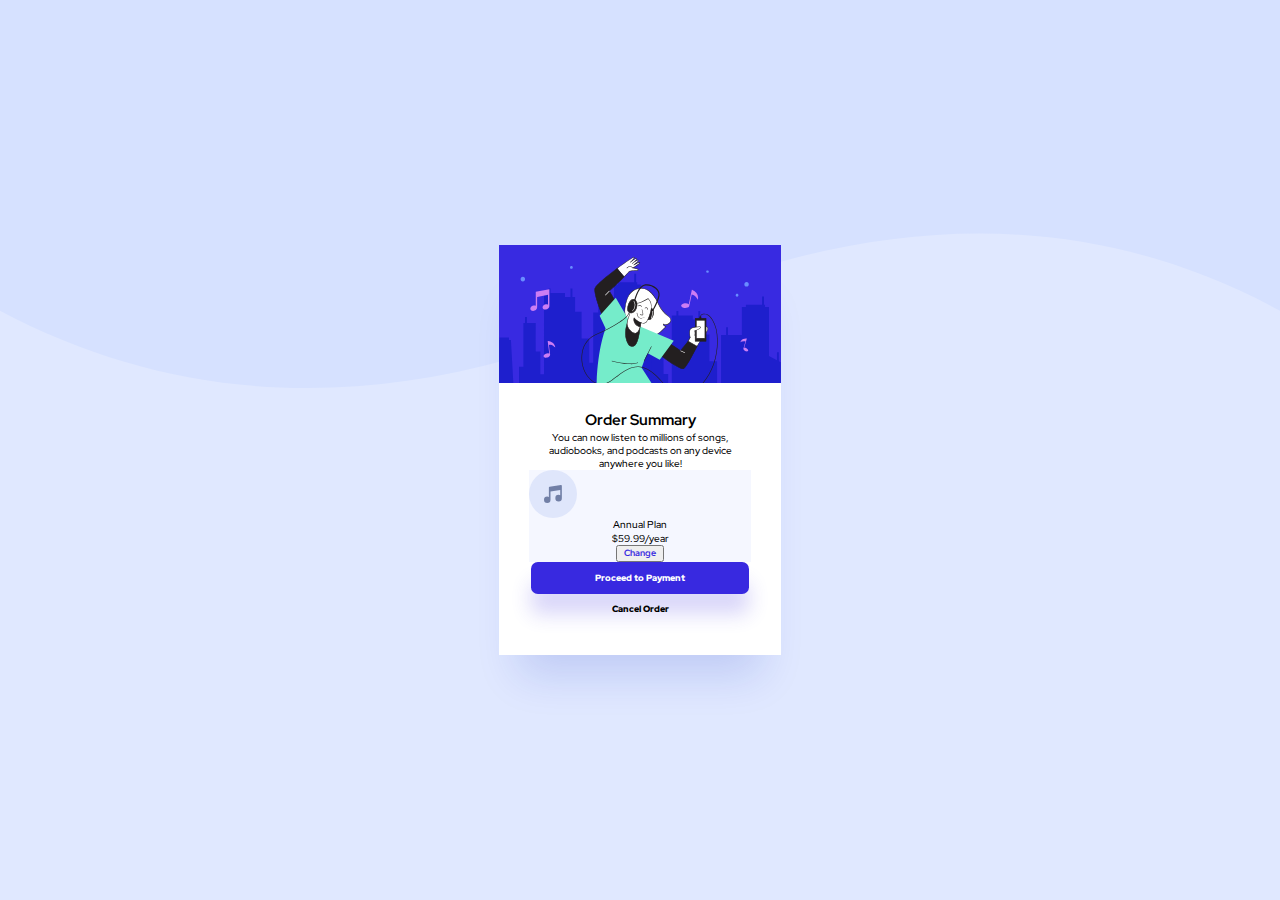
<file: Order summary component/index.html>
<!DOCTYPE html>
<html lang="en">
  <head>
    <title>Frontend Mentor | Order summary card</title>
    <meta charset="UTF-8" />
    <meta name="viewport" content="width=device-width, initial-scale=1.0" />
    <link
      rel="icon"
      type="image/png"
      sizes="32x32"
      href="./images/favicon-32x32.png"
    />
    <link rel="preconnect" href="https://fonts.googleapis.com" />
    <link rel="preconnect" href="https://fonts.gstatic.com" crossorigin />
    <link
      rel="stylesheet"
      href="https://fonts.googleapis.com/css2?family=Red+Hat+Display:wght@500;700;900&display=swap"
    />
    <link rel="stylesheet" href="css/reset.css" />
    <link rel="stylesheet" href="css/style.css" />
  </head>

  <body>
    <div class="[ card ] [ bg-neutral-100 text-align-center br-2 ]">
      <img src="images/illustration-hero.svg" alt="" class="card__image" />
      <div class="[ card__content ] [ grid-flow ] [ padding-48 ]">
        <h2>Order Summary</h2>
        <p>
          You can now listen to millions of songs, audiobooks, and podcasts on
          any device anywhere you like!
        </p>
        <div class="[ flex-row ] [ bg-neutral-200 text-align-left br-1 padding-24 ]">
          <div>
            <img src="images/icon-music.svg" alt="" />
          </div>
          <div>
            <p class="text-neutral-800 fw-extra-bold">Annual Plan</p>
            <p>$59.99/year</p>
          </div>
          <button class="link push-right">Change</button>
        </div>
        <!-- end -->

        <button class="button" data-type="primary">Proceed to Payment</button>
        <button class="button" data-type="naked">Cancel Order</button>
      </div>
      <!-- end card__content -->
    </div>
    <!-- end card-->
  </body>
</html>
</file>
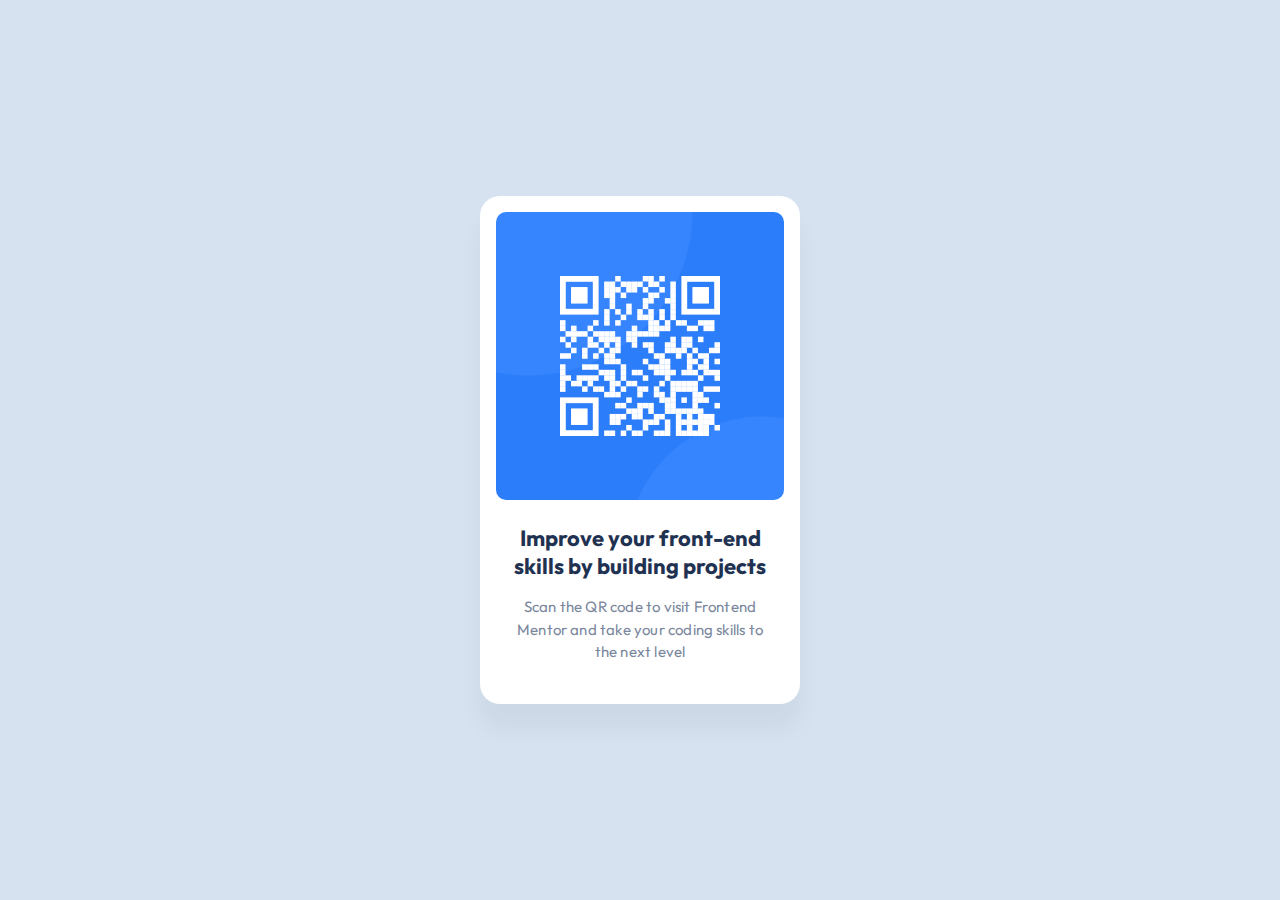
<file: QR code component/index.html>
<!DOCTYPE html>
<html lang="en">
  <head>
    <meta charset="UTF-8" />
    <meta name="viewport" content="width=device-width, initial-scale=1.0" />
    <title>Frontend Mentor | QR code component</title>
    <link
      rel="icon"
      type="image/png"
      sizes="32x32"
      href="./images/favicon-32x32.png"
    />
    <link rel="preconnect" href="https://fonts.googleapis.com" />
    <link rel="preconnect" href="https://fonts.gstatic.com" crossorigin />
    <link
      href="https://fonts.googleapis.com/css2?family=Outfit:wght@400;700&display=swap"
      rel="stylesheet"
    />
    <link rel="stylesheet" href="./css/style.css" />
    <link rel="stylesheet" href="./css/reset.css" />
  </head>
  <body>
    <main
      class="[ flow ] [ card ] [ padding-16 br-20 bg-neutral-100 box-shadow text-align-center ]"
    >
      <img
        src="./images/image-qr-code.png"
        alt="QR code to frontendmentor.io"
        class="qr--wh br-10"
      />
      <h1 class="flow-exception">
        Improve your front-end skills by building projects
      </h1>
      <p class="padding-lr-16 margin-btm-24">
        Scan the QR code to visit Frontend Mentor and take your coding skills to
        the next level
      </p>
    </main>
  </body>
</html>
</file>
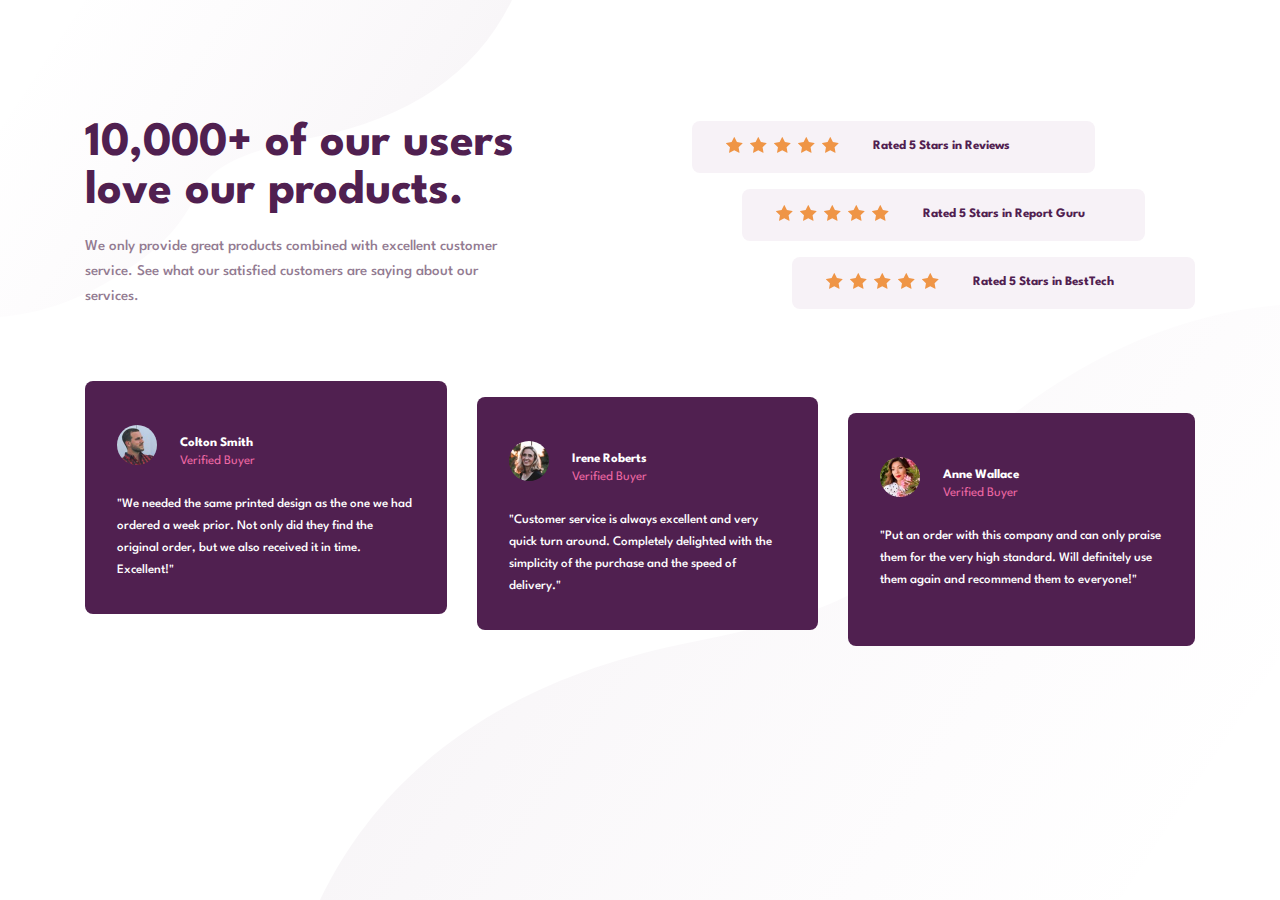
<file: Social proof section/index.html>
<!DOCTYPE html>
<html lang="en">
  <head>
    <title>Frontend Mentor | Social proof section</title>
    <meta charset="UTF-8" />
    <meta name="viewport" content="width=device-width, initial-scale=1.0" />
    <link
      rel="icon"
      type="image/png"
      sizes="32x32"
      href="images/favicon-32x32.png"
    />
    <link rel="stylesheet" href="css/reset.css" />
    <link rel="preconnect" href="https://fonts.googleapis.com" />
    <link rel="preconnect" href="https://fonts.gstatic.com" crossorigin />
    <link
      href="https://fonts.googleapis.com/css2?family=Spartan:wght@400;500;700&display=swap"
      rel="stylesheet"
    />
    <link rel="stylesheet" href="css/style.css" />
  </head>

  <body>
    <main>
      <section>
        <div class="container">
          <div class="wrapper">
            <div class="content">
              <h1>10,000+ of our users love our products.</h1>
  
              <p>
                We only provide great products combined with excellent customer
                service. See what our satisfied customers are saying about our
                services.
              </p>
            </div>
  
            <ul class="ratings">
              <li>
                <div class="stars">
                  <img src="images/icon-star.svg" alt="" />
                  <img src="images/icon-star.svg" alt="" />
                  <img src="images/icon-star.svg" alt="" />
                  <img src="images/icon-star.svg" alt="" />
                  <img src="images/icon-star.svg" alt="" />
                </div>
                <span> Rated 5 Stars in Reviews </span>
              </li>
  
              <li>
                <div class="stars">
                  <img src="images/icon-star.svg" alt="" />
                  <img src="images/icon-star.svg" alt="" />
                  <img src="images/icon-star.svg" alt="" />
                  <img src="images/icon-star.svg" alt="" />
                  <img src="images/icon-star.svg" alt="" />
                </div>
                <span> Rated 5 Stars in Report Guru </span>
              </li>
  
              <li>
                <div class="stars">
                  <img src="images/icon-star.svg" alt="" />
                  <img src="images/icon-star.svg" alt="" />
                  <img src="images/icon-star.svg" alt="" />
                  <img src="images/icon-star.svg" alt="" />
                  <img src="images/icon-star.svg" alt="" />
                </div>
                <span> Rated 5 Stars in BestTech </span>
              </li>
            </ul>
          </div>
  
          <ul class="reviews">
            <li>
              <blockquote>
                <div class="reviewer-meta">
                  <img src="images/image-colton.jpg" alt="" />
                  <div class="reviewer-name">
                    <h2>Colton Smith</h2>
                    <span> Verified Buyer </span>
                  </div>
                </div>
                <p>
                  "We needed the same printed design as the one we had ordered a
                  week prior. Not only did they find the original order, but we
                  also received it in time. Excellent!"
                </p>
              </blockquote>
            </li>
  
            <li>
              <blockquote>
                <div class="reviewer-meta">
                  <img src="images/image-irene.jpg" alt="" />
                  <div class="reviewer-name">
                    <h2>Irene Roberts</h2>
                    <span> Verified Buyer </span>
                  </div>
                </div>
                <p>
                  "Customer service is always excellent and very quick turn
                  around. Completely delighted with the simplicity of the purchase
                  and the speed of delivery."
                </p>
              </blockquote>
            </li>
  
            <li>
              <blockquote>
                <div class="reviewer-meta">
                  <img src="images/image-anne.jpg" alt="" />
                  <div class="reviewer-name">
                    <h2>Anne Wallace</h2>
                    <span> Verified Buyer </span>
                  </div>
                </div>
                <p>
                  "Put an order with this company and can only praise them for the
                  very high standard. Will definitely use them again and recommend
                  them to everyone!"
                </p>
              </blockquote>
            </li>
          </ul>
        </div>
      </section>
    </main>
    
  </body>
</html>
</file>
<file: Order summary component/css/style.css>
/*------------------------------------*\
  #GLOBAL-STYLES
\*------------------------------------*/
:root {
  --color-neutral-100: hsl(0, 0%, 100%);
  --color-neutral-200: hsl(225, 100%, 98%);
  --color-neutral-400: hsl(224, 23%, 55%);
  --color-neutral-800: hsl(223, 47%, 23%);

  --color-primary-200: hsl(225, 100%, 94%);
  --color-primary-300: hsl(245, 83%, 68%);
  --color-primary-400: hsl(245, 75%, 52%);

  --ff: "Red Hat Display", sans-serif;

  --3px: calc(3rem / 16);
  --6px: calc(6rem / 16);
  --8px: calc(8rem / 16);
  --11px: calc(11rem / 16);
  --13px: calc(13rem / 16);
  --14px: calc(14rem / 16);
  --15px: calc(15rem / 16);
  --16px: 1rem;
  --17px: calc(17rem / 16);
  --20px: calc(20rem / 16);
  --22px: calc(22rem / 16);
  --24px: calc(24rem / 16);
  --25px: calc(25rem / 16);
  --28px: calc(28rem / 16);
  --32px: calc(32rem / 16);
  --45px: calc(45rem / 16);
  --48px: calc(48rem / 16);
  --56px: calc(56rem / 16);
  --64px: calc(64rem / 16);
  --102px: calc(102rem / 16);
  --327px: calc(327rem / 16);
  --450px: calc(450rem / 16);
}

body {
  display: grid;
  place-items: center;
  padding-inline: var(--8px);
  background: var(--color-primary-200)
    url(../images/pattern-background-mobile.svg) center top no-repeat fixed;
  font-family: var(--ff);
  font-size: var(--15px);
  font-weight: 500;
  line-height: 1.323;
}

h1 {
  font-size: var(--22px);
  font-weight: 900;
}

/*------------------------------------*\
  #COMPOSITION
\*------------------------------------*/
.flow > * + * {
  margin-block-start: var(--space, var(--24px));
}

.flow-exception-16px {
  --space: var(--16px);
}

.flex {
  display: flex;
  align-items: center;
}

.grid-gap {
  display: grid;
  row-gap: var(--3px);
}

/*------------------------------------*\
  #UTILITY
\*------------------------------------*/
.padding-16px {
  padding: var(--16px);
}

.padding-32px {
  padding: var(--32px);
}

.align-right {
  margin-inline-start: auto;
}

.margin-left-20px {
  margin-inline-start: var(--20px);
}

.bg-neutral-100 {
  background: var(--color-neutral-100);
}

.bg-neutral-200 {
  background: var(--color-neutral-200);
}

.br-11px {
  border-radius: var(--11px);
}

.br-20px {
  border-radius: var(--20px);
}

.fs-14px {
  font-size: var(--14px);
}

.fw-900 {
  font-weight: 900;
}

.color-neutral-400 {
  color: var(--color-neutral-400);
}

.color-neutral-800 {
  color: var(--color-neutral-800);
}

.text-align-center {
  text-align: center;
}

.line-height-25px {
  line-height: calc(25 / 15);
}

/*------------------------------------*\
  #BLOCK
\*------------------------------------*/
.card {
  max-width: var(--327px);
  box-shadow: 0 40px 40px -20px rgba(13, 48, 189, 0.1518);
  overflow: hidden;
}

.button {
  -webkit-appearance: none;
  -moz-appearance: none;
  padding: var(--15px) var(--56px);
  background: transparent;
  border: none;
  border-radius: var(--11px);
  font-size: var(--15px);
  font-weight: 900;
  text-decoration: none;
  cursor: pointer;
}

.link {
  font-size: var(--13px);
  font-weight: 700;
  color: var(--color-primary-400);
  cursor: pointer;
}

.link:focus,
.link:hover {
  color: var(--color-primary-300);
  text-decoration: none;
  transition: color 0.3s ease;
}

/*------------------------------------*\
  #EXCEPTION
\*------------------------------------*/
.button[data-type="primary"] {
  box-shadow: 0 20px 20px rgba(56, 42, 225, 0.1903);
  background: var(--color-primary-400);
  color: var(--color-neutral-100);
}

.button[data-type="primary"]:focus,
.button[data-type="primary"]:hover {
  background: var(--color-primary-300);
  transition: background 0.3s ease;
}

.button[data-type="transparent"] {
  padding: 0;
  color: var(--color-neutral-400);
  transition: color 0.3s ease;
}

.button[data-type="transparent"]:focus,
.button[data-type="transparent"]:hover {
  color: var(--color-neutral-800);
}

/*------------------------------------*\
  #MEDIA-QUERY
\*------------------------------------*/
@media (min-width: 376px) {
  body {
    background-image: url(../images/pattern-background-desktop.svg);
    background-size: contain;
  }
}

@media (min-width: 480px) {
  body {
    font-size: var(--16px);
  }

  h1 {
    font-size: var(--28px);
  }

  .button {
    padding: var(--15px) var(--102px);
  }

  .card {
    max-width: var(--450px);
  }

  .card__content {
    padding: var(--45px) var(--48px) var(--48px);
  }

  .card__subheader {
    --space: var(--17px);
    line-height: 1.625;
  }

  .card__pricing {
    --space: var(--20px);
    padding: var(--25px) var(--24px);
  }

  .card__pricing-details {
    font-size: var(--16px);
  }

  .flow {
    --space: var(--32px);
  }

  .grid-gap {
    column-gap: var(--6px);
  }

  .link {
    font-size: var(--14px);
  }
}
</file>
<file: QR code component/css/style.css>
/*------------------------------------*\
  #GLOBAL-STYLES
\*------------------------------------*/

:root {
  --clr-neutral-100: hsl(0, 0%, 100%);
  --clr-neutral-300: hsl(212, 45%, 89%);
  --clr-neutral-400: hsl(220, 15%, 55%);
  --clr-neutral-500: hsl(218, 44%, 22%);

  --10px: calc(10rem / 16);
  --15px: calc(15rem / 16);
  --16px: 1rem;
  --20px: calc(20rem / 16);
  --22px: calc(22rem / 16);
  --24px: calc(24rem / 16);
  --288px: calc(288rem / 16);
  --320px: calc(320rem / 16);

  --ff: "Outfit", sans-serif;
  --fs-400: var(--15px);
  --fs-500: var(--22px);
}

html {
  box-sizing: border-box;
}

*,
*::before,
*::after {
  box-sizing: inherit;
}

body {
  display: grid;
  min-height: 100vh;
  place-items: center;
  background: var(--clr-neutral-300);
  color: var(--clr-neutral-400);
  font-family: var(--ff);
  font-size: var(--fs-400);
  font-weight: 400;
  line-height: 1.267;
}

h1 {
  font-size: var(--fs-500);
  font-weight: 700;
  color: var(--clr-neutral-500);
  line-height: 1.273;
}

p {
  letter-spacing: 0.0127em; /* 0.19px */
}

/*------------------------------------*\
  COMPOSITION
\*------------------------------------*/

.flow > * + * {
  margin-block-start: var(--space, var(--16px));
}

.flow-exception {
  --space: var(--24px);
}

/*------------------------------------*\
  UTILITY
\*------------------------------------*/

.bg-neutral-100 {
  background: var(--clr-neutral-100);
}

.box-shadow {
  box-shadow: 0 25px 25px rgba(0, 0, 0, 0.0477);
}

.br-20 {
  border-radius: var(--20px);
}

.br-10 {
  border-radius: var(--10px);
}

.qr--wh {
  width: var(--288px);
  height: var(--288px);
}

.padding-16 {
  padding: var(--16px);
}

.padding-lr-16 {
  padding-inline: var(--16px);
}

.margin-btm-24 {
  margin-block-end: var(--24px);
}

.text-align-center {
  text-align: center;
}

/*------------------------------------*\
  BLOCK
\*------------------------------------*/

.card {
  max-width: var(--320px);
}
</file>
<file: Social proof section/css/style.css>
/*------------------------------------*\
  #BASE-STYLES
\*------------------------------------*/

:root {
  --color-primary-dark-magenta: hsl(300, 43%, 22%);
  --color-primary-soft-pink: hsl(333, 80%, 67%);

  --color-neutral-grayish-magenta: hsl(303, 10%, 53%);
  --color-neutral-light-grayish-magenta: hsl(300, 24%, 96%);
  --color-neutral-white: hsl(0, 0%, 100%);
}

html {
  min-height: 100%;
  box-sizing: border-box;
  font-size: 62.5%; /* equivalent to 10px*/
}

*,
*::before,
*::after {
  box-sizing: inherit;
}

body {
  min-height: 100%;
  padding: 8rem 0 10rem;
  background-image: url("../images/bg-pattern-top-mobile.svg"),
    url("../images/bg-pattern-bottom-mobile.svg");
  background-size: 60%, 100%;
  background-repeat: no-repeat;
  background-position: left top, right bottom;
  font-family: "Spartan", sans-serif;
  font-size: 1.3rem;
  color: var(--color-primary-dark-magenta);
  text-align: center;
}

.container {
  max-width: 1110px;
  width: 90%;
  margin: 0 auto;
}

/*------------------------------------*\
  #HEADER
\*------------------------------------*/

h1 {
  margin-bottom: 1.8rem;
  font-size: 3.2rem;
  font-weight: 700;
}

h2 {
  font-weight: 700;
  margin-bottom: 0.5rem;
}
.content p {
  margin-bottom: 4rem;
  font-size: 1.5rem;
  font-weight: 500;
  color: var(--color-neutral-grayish-magenta);
  line-height: 1.67;
}

/*------------------------------------*\
  #RATING-CARDS
\*------------------------------------*/

.ratings li {
  padding: 16px;
  border-radius: 8px;
  background-color: var(--color-neutral-light-grayish-magenta);
}

.ratings > * + * {
  /* applies margin to 2nd and 3rd list element only */
  margin-top: 1.6rem;
}

.ratings img {
  /* stars */
  margin: 0 2px;
}

.ratings span {
  display: inline-block;
  margin-top: 1.6rem;
  font-weight: 700;
}

.wrapper {
  margin-bottom: 5rem;
}

/*------------------------------------*\
  #REVIEW-CARDS
\*------------------------------------*/

.reviews * + * {
  margin-top: 1.6rem;
}

.reviews li {
  padding: 4rem 3.2rem 3.2rem;
  border-radius: 8px;
  background-color: var(--color-primary-dark-magenta);
  color: var(--color-neutral-white);
  text-align: left;
}

.reviewer-meta {
  display: flex;
  align-items: center;
  margin-bottom: 2.6rem;
}

.reviews p {
  font-weight: 500;
  line-height: 1.6923;
}

.reviewer-meta img {
  height: 4rem;
  width: 4rem;
  margin-right: 2.3rem;
  border-radius: 50%;
}

.reviewer-meta span {
  color: var(--color-primary-soft-pink);
}

@media (min-width: 650px) {
  .container {
    width: 70%;
  }
}

@media (min-width: 900px) {
  body {
    padding: 12rem 0;
    background-image: url(../images/bg-pattern-top-desktop.svg),
      url(../images/bg-pattern-bottom-desktop.svg);
    background-size: 40%, 75%;
    text-align: left;
  }

  .container {
    width: 95%;
  }

  .wrapper {
    display: flex;
    align-items: center;
    justify-content: space-between;
  }

  .content {
    width: 40%;
  }

  .content p {
    margin: 0;
  }

  .ratings li {
    display: flex;
    align-items: center;
    padding: 1.6rem 6rem 1.6rem 3.2rem;
  }

  .ratings li:nth-child(1) {
    transform: translateX(-100px);
  }

  .ratings li:nth-child(2) {
    transform: translateX(-50px);
  }
  .ratings span {
    margin: 0 0 0 3.2rem;
  }

  .reviews {
    display: flex;
    margin-top: 8.8rem;
  }

  .reviews > * + * {
    margin-top: 0;
    margin-left: 3rem;
  }

  .reviews li:nth-child(1) {
    transform: translateY(-16px);
  }

  .reviews li:nth-child(3) {
    transform: translateY(16px);
  }
}

@media (min-width: 1050px) {
  h1 {
    font-size: 4.8rem;
  }
}
</file>
